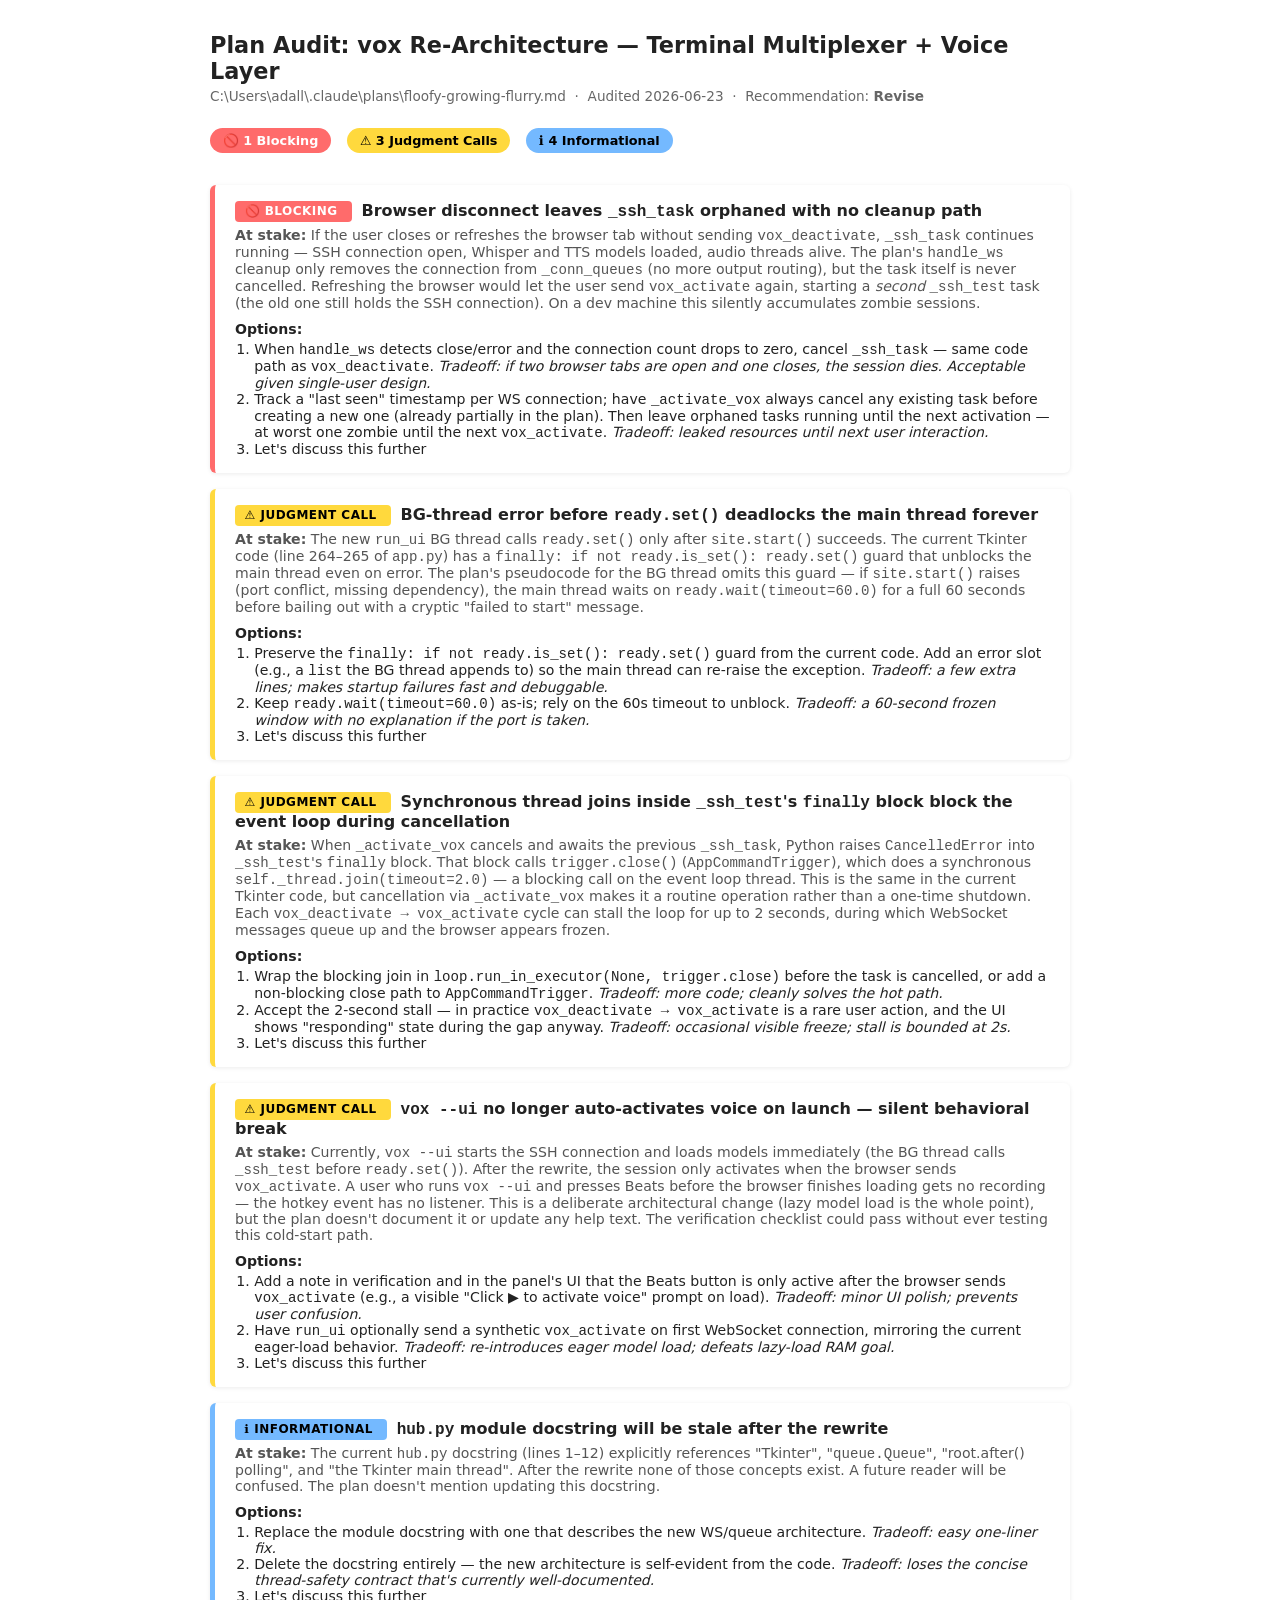
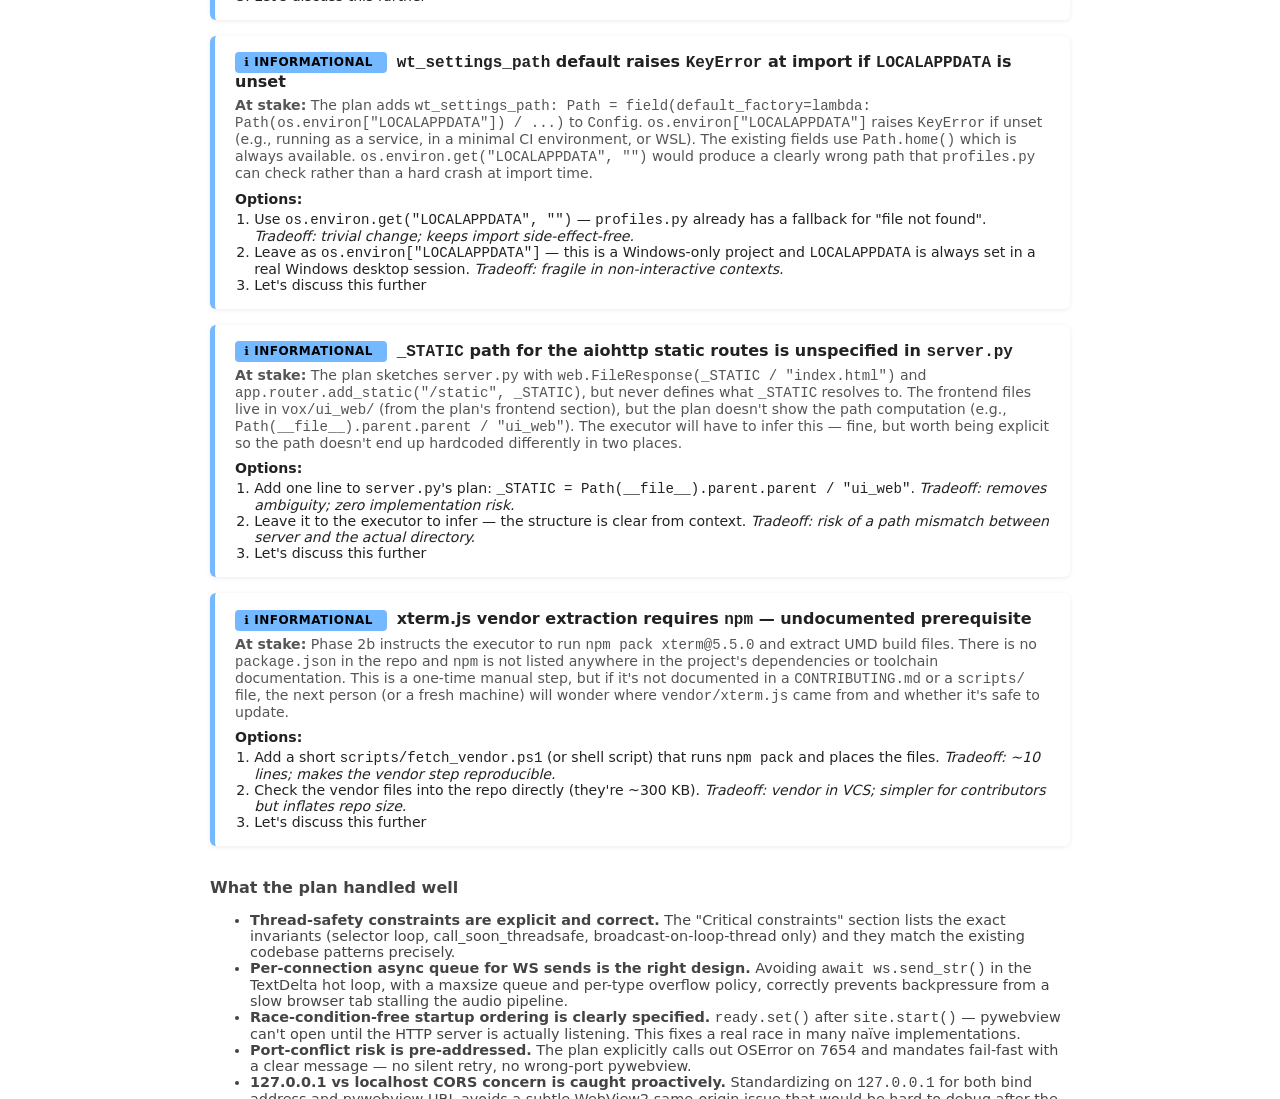
<file: .artifacts/reports/validation-20260623-floofy-growing-flurry-plan-audit.html>
<!DOCTYPE html>
<html lang="en">
<head>
  <meta charset="utf-8">
  <meta name="viewport" content="width=device-width, initial-scale=1">
  <title>Plan Audit: vox Re-Architecture: Terminal Multiplexer + Voice Layer</title>
  <style>
    body { font-family:system-ui,sans-serif; max-width:860px;
           margin:2rem auto; padding:0 1.5rem; color:#222; }
    h1   { font-size:1.4rem; margin-bottom:.25rem; }
    .meta{ color:#666; font-size:.85rem; margin-bottom:1.5rem; }
    .counts { display:flex; gap:1rem; margin:.75rem 0 2rem; flex-wrap:wrap; }
    .chip { padding:.3rem .8rem; border-radius:20px; font-size:.8rem; font-weight:700; }
    .well h2 { font-size:1rem; margin-top:2rem; color:#444; }
    .well ul { font-size:.9rem; color:#444; }
  </style>
</head>
<body>
  <h1>Plan Audit: vox Re-Architecture — Terminal Multiplexer + Voice Layer</h1>
  <div class="meta">
    C:\Users\adall\.claude\plans\floofy-growing-flurry.md &nbsp;·&nbsp; Audited 2026-06-23 &nbsp;·&nbsp; Recommendation: <strong>Revise</strong>
  </div>
  <div class="counts">
    <span class="chip" style="background:#ff6b6b;color:#fff;">🚫 1 Blocking</span>
    <span class="chip" style="background:#ffd93d;color:#000;">⚠️ 3 Judgment Calls</span>
    <span class="chip" style="background:#74b9ff;color:#000;">ℹ️ 4 Informational</span>
  </div>

  <!-- BLOCKING -->
  <div style="border-left:5px solid #ff6b6b; background:#fff; border-radius:6px;
              margin:1rem 0; padding:1rem 1.25rem; box-shadow:0 1px 4px rgba(0,0,0,.08);">
    <div style="margin-bottom:.4rem;">
      <span style="background:#ff6b6b; color:#fff; padding:.2rem .6rem; border-radius:4px;
                   font-size:.75rem; font-weight:700; letter-spacing:.04em;">
        🚫 BLOCKING
      </span>
      <strong style="margin-left:.6rem; font-size:1rem;">Browser disconnect leaves <code>_ssh_task</code> orphaned with no cleanup path</strong>
    </div>
    <p style="margin:.4rem 0 .2rem; font-size:.88rem; color:#555;">
      <strong>At stake:</strong> If the user closes or refreshes the browser tab without sending <code>vox_deactivate</code>, <code>_ssh_task</code> continues running — SSH connection open, Whisper and TTS models loaded, audio threads alive. The plan's <code>handle_ws</code> cleanup only removes the connection from <code>_conn_queues</code> (no more output routing), but the task itself is never cancelled. Refreshing the browser would let the user send <code>vox_activate</code> again, starting a <em>second</em> <code>_ssh_test</code> task (the old one still holds the SSH connection). On a dev machine this silently accumulates zombie sessions.
    </p>
    <div style="margin-top:.6rem; font-size:.88rem;">
      <strong>Options:</strong>
      <ol style="margin:.25rem 0 0 1.2rem; padding:0;">
        <li>When <code>handle_ws</code> detects close/error and the connection count drops to zero, cancel <code>_ssh_task</code> — same code path as <code>vox_deactivate</code>. <em>Tradeoff: if two browser tabs are open and one closes, the session dies. Acceptable given single-user design.</em></li>
        <li>Track a "last seen" timestamp per WS connection; have <code>_activate_vox</code> always cancel any existing task before creating a new one (already partially in the plan). Then leave orphaned tasks running until the next activation — at worst one zombie until the next <code>vox_activate</code>. <em>Tradeoff: leaked resources until next user interaction.</em></li>
        <li>Let's discuss this further</li>
      </ol>
    </div>
  </div>

  <!-- JUDGMENT CALL 1 -->
  <div style="border-left:5px solid #ffd93d; background:#fff; border-radius:6px;
              margin:1rem 0; padding:1rem 1.25rem; box-shadow:0 1px 4px rgba(0,0,0,.08);">
    <div style="margin-bottom:.4rem;">
      <span style="background:#ffd93d; color:#000; padding:.2rem .6rem; border-radius:4px;
                   font-size:.75rem; font-weight:700; letter-spacing:.04em;">
        ⚠️ JUDGMENT CALL
      </span>
      <strong style="margin-left:.6rem; font-size:1rem;">BG-thread error before <code>ready.set()</code> deadlocks the main thread forever</strong>
    </div>
    <p style="margin:.4rem 0 .2rem; font-size:.88rem; color:#555;">
      <strong>At stake:</strong> The new <code>run_ui</code> BG thread calls <code>ready.set()</code> only after <code>site.start()</code> succeeds. The current Tkinter code (line 264–265 of <code>app.py</code>) has a <code>finally: if not ready.is_set(): ready.set()</code> guard that unblocks the main thread even on error. The plan's pseudocode for the BG thread omits this guard — if <code>site.start()</code> raises (port conflict, missing dependency), the main thread waits on <code>ready.wait(timeout=60.0)</code> for a full 60 seconds before bailing out with a cryptic "failed to start" message.
    </p>
    <div style="margin-top:.6rem; font-size:.88rem;">
      <strong>Options:</strong>
      <ol style="margin:.25rem 0 0 1.2rem; padding:0;">
        <li>Preserve the <code>finally: if not ready.is_set(): ready.set()</code> guard from the current code. Add an error slot (e.g., a <code>list</code> the BG thread appends to) so the main thread can re-raise the exception. <em>Tradeoff: a few extra lines; makes startup failures fast and debuggable.</em></li>
        <li>Keep <code>ready.wait(timeout=60.0)</code> as-is; rely on the 60s timeout to unblock. <em>Tradeoff: a 60-second frozen window with no explanation if the port is taken.</em></li>
        <li>Let's discuss this further</li>
      </ol>
    </div>
  </div>

  <!-- JUDGMENT CALL 2 -->
  <div style="border-left:5px solid #ffd93d; background:#fff; border-radius:6px;
              margin:1rem 0; padding:1rem 1.25rem; box-shadow:0 1px 4px rgba(0,0,0,.08);">
    <div style="margin-bottom:.4rem;">
      <span style="background:#ffd93d; color:#000; padding:.2rem .6rem; border-radius:4px;
                   font-size:.75rem; font-weight:700; letter-spacing:.04em;">
        ⚠️ JUDGMENT CALL
      </span>
      <strong style="margin-left:.6rem; font-size:1rem;">Synchronous thread joins inside <code>_ssh_test</code>'s <code>finally</code> block block the event loop during cancellation</strong>
    </div>
    <p style="margin:.4rem 0 .2rem; font-size:.88rem; color:#555;">
      <strong>At stake:</strong> When <code>_activate_vox</code> cancels and awaits the previous <code>_ssh_task</code>, Python raises <code>CancelledError</code> into <code>_ssh_test</code>'s <code>finally</code> block. That block calls <code>trigger.close()</code> (<code>AppCommandTrigger</code>), which does a synchronous <code>self._thread.join(timeout=2.0)</code> — a blocking call on the event loop thread. This is the same in the current Tkinter code, but cancellation via <code>_activate_vox</code> makes it a routine operation rather than a one-time shutdown. Each <code>vox_deactivate → vox_activate</code> cycle can stall the loop for up to 2 seconds, during which WebSocket messages queue up and the browser appears frozen.
    </p>
    <div style="margin-top:.6rem; font-size:.88rem;">
      <strong>Options:</strong>
      <ol style="margin:.25rem 0 0 1.2rem; padding:0;">
        <li>Wrap the blocking join in <code>loop.run_in_executor(None, trigger.close)</code> before the task is cancelled, or add a non-blocking close path to <code>AppCommandTrigger</code>. <em>Tradeoff: more code; cleanly solves the hot path.</em></li>
        <li>Accept the 2-second stall — in practice <code>vox_deactivate → vox_activate</code> is a rare user action, and the UI shows "responding" state during the gap anyway. <em>Tradeoff: occasional visible freeze; stall is bounded at 2s.</em></li>
        <li>Let's discuss this further</li>
      </ol>
    </div>
  </div>

  <!-- JUDGMENT CALL 3 -->
  <div style="border-left:5px solid #ffd93d; background:#fff; border-radius:6px;
              margin:1rem 0; padding:1rem 1.25rem; box-shadow:0 1px 4px rgba(0,0,0,.08);">
    <div style="margin-bottom:.4rem;">
      <span style="background:#ffd93d; color:#000; padding:.2rem .6rem; border-radius:4px;
                   font-size:.75rem; font-weight:700; letter-spacing:.04em;">
        ⚠️ JUDGMENT CALL
      </span>
      <strong style="margin-left:.6rem; font-size:1rem;"><code>vox --ui</code> no longer auto-activates voice on launch — silent behavioral break</strong>
    </div>
    <p style="margin:.4rem 0 .2rem; font-size:.88rem; color:#555;">
      <strong>At stake:</strong> Currently, <code>vox --ui</code> starts the SSH connection and loads models immediately (the BG thread calls <code>_ssh_test</code> before <code>ready.set()</code>). After the rewrite, the session only activates when the browser sends <code>vox_activate</code>. A user who runs <code>vox --ui</code> and presses Beats before the browser finishes loading gets no recording — the hotkey event has no listener. This is a deliberate architectural change (lazy model load is the whole point), but the plan doesn't document it or update any help text. The verification checklist could pass without ever testing this cold-start path.
    </p>
    <div style="margin-top:.6rem; font-size:.88rem;">
      <strong>Options:</strong>
      <ol style="margin:.25rem 0 0 1.2rem; padding:0;">
        <li>Add a note in verification and in the panel's UI that the Beats button is only active after the browser sends <code>vox_activate</code> (e.g., a visible "Click ▶ to activate voice" prompt on load). <em>Tradeoff: minor UI polish; prevents user confusion.</em></li>
        <li>Have <code>run_ui</code> optionally send a synthetic <code>vox_activate</code> on first WebSocket connection, mirroring the current eager-load behavior. <em>Tradeoff: re-introduces eager model load; defeats lazy-load RAM goal.</em></li>
        <li>Let's discuss this further</li>
      </ol>
    </div>
  </div>

  <!-- INFORMATIONAL 1 -->
  <div style="border-left:5px solid #74b9ff; background:#fff; border-radius:6px;
              margin:1rem 0; padding:1rem 1.25rem; box-shadow:0 1px 4px rgba(0,0,0,.08);">
    <div style="margin-bottom:.4rem;">
      <span style="background:#74b9ff; color:#000; padding:.2rem .6rem; border-radius:4px;
                   font-size:.75rem; font-weight:700; letter-spacing:.04em;">
        ℹ️ INFORMATIONAL
      </span>
      <strong style="margin-left:.6rem; font-size:1rem;"><code>hub.py</code> module docstring will be stale after the rewrite</strong>
    </div>
    <p style="margin:.4rem 0 .2rem; font-size:.88rem; color:#555;">
      <strong>At stake:</strong> The current <code>hub.py</code> docstring (lines 1–12) explicitly references "Tkinter", "<code>queue.Queue</code>", "root.after() polling", and "the Tkinter main thread". After the rewrite none of those concepts exist. A future reader will be confused. The plan doesn't mention updating this docstring.
    </p>
    <div style="margin-top:.6rem; font-size:.88rem;">
      <strong>Options:</strong>
      <ol style="margin:.25rem 0 0 1.2rem; padding:0;">
        <li>Replace the module docstring with one that describes the new WS/queue architecture. <em>Tradeoff: easy one-liner fix.</em></li>
        <li>Delete the docstring entirely — the new architecture is self-evident from the code. <em>Tradeoff: loses the concise thread-safety contract that's currently well-documented.</em></li>
        <li>Let's discuss this further</li>
      </ol>
    </div>
  </div>

  <!-- INFORMATIONAL 2 -->
  <div style="border-left:5px solid #74b9ff; background:#fff; border-radius:6px;
              margin:1rem 0; padding:1rem 1.25rem; box-shadow:0 1px 4px rgba(0,0,0,.08);">
    <div style="margin-bottom:.4rem;">
      <span style="background:#74b9ff; color:#000; padding:.2rem .6rem; border-radius:4px;
                   font-size:.75rem; font-weight:700; letter-spacing:.04em;">
        ℹ️ INFORMATIONAL
      </span>
      <strong style="margin-left:.6rem; font-size:1rem;"><code>wt_settings_path</code> default raises <code>KeyError</code> at import if <code>LOCALAPPDATA</code> is unset</strong>
    </div>
    <p style="margin:.4rem 0 .2rem; font-size:.88rem; color:#555;">
      <strong>At stake:</strong> The plan adds <code>wt_settings_path: Path = field(default_factory=lambda: Path(os.environ["LOCALAPPDATA"]) / ...)</code> to <code>Config</code>. <code>os.environ["LOCALAPPDATA"]</code> raises <code>KeyError</code> if unset (e.g., running as a service, in a minimal CI environment, or WSL). The existing fields use <code>Path.home()</code> which is always available. <code>os.environ.get("LOCALAPPDATA", "")</code> would produce a clearly wrong path that <code>profiles.py</code> can check rather than a hard crash at import time.
    </p>
    <div style="margin-top:.6rem; font-size:.88rem;">
      <strong>Options:</strong>
      <ol style="margin:.25rem 0 0 1.2rem; padding:0;">
        <li>Use <code>os.environ.get("LOCALAPPDATA", "")</code> — <code>profiles.py</code> already has a fallback for "file not found". <em>Tradeoff: trivial change; keeps import side-effect-free.</em></li>
        <li>Leave as <code>os.environ["LOCALAPPDATA"]</code> — this is a Windows-only project and <code>LOCALAPPDATA</code> is always set in a real Windows desktop session. <em>Tradeoff: fragile in non-interactive contexts.</em></li>
        <li>Let's discuss this further</li>
      </ol>
    </div>
  </div>

  <!-- INFORMATIONAL 3 -->
  <div style="border-left:5px solid #74b9ff; background:#fff; border-radius:6px;
              margin:1rem 0; padding:1rem 1.25rem; box-shadow:0 1px 4px rgba(0,0,0,.08);">
    <div style="margin-bottom:.4rem;">
      <span style="background:#74b9ff; color:#000; padding:.2rem .6rem; border-radius:4px;
                   font-size:.75rem; font-weight:700; letter-spacing:.04em;">
        ℹ️ INFORMATIONAL
      </span>
      <strong style="margin-left:.6rem; font-size:1rem;"><code>_STATIC</code> path for the aiohttp static routes is unspecified in <code>server.py</code></strong>
    </div>
    <p style="margin:.4rem 0 .2rem; font-size:.88rem; color:#555;">
      <strong>At stake:</strong> The plan sketches <code>server.py</code> with <code>web.FileResponse(_STATIC / "index.html")</code> and <code>app.router.add_static("/static", _STATIC)</code>, but never defines what <code>_STATIC</code> resolves to. The frontend files live in <code>vox/ui_web/</code> (from the plan's frontend section), but the plan doesn't show the path computation (e.g., <code>Path(__file__).parent.parent / "ui_web"</code>). The executor will have to infer this — fine, but worth being explicit so the path doesn't end up hardcoded differently in two places.
    </p>
    <div style="margin-top:.6rem; font-size:.88rem;">
      <strong>Options:</strong>
      <ol style="margin:.25rem 0 0 1.2rem; padding:0;">
        <li>Add one line to <code>server.py</code>'s plan: <code>_STATIC = Path(__file__).parent.parent / "ui_web"</code>. <em>Tradeoff: removes ambiguity; zero implementation risk.</em></li>
        <li>Leave it to the executor to infer — the structure is clear from context. <em>Tradeoff: risk of a path mismatch between server and the actual directory.</em></li>
        <li>Let's discuss this further</li>
      </ol>
    </div>
  </div>

  <!-- INFORMATIONAL 4 -->
  <div style="border-left:5px solid #74b9ff; background:#fff; border-radius:6px;
              margin:1rem 0; padding:1rem 1.25rem; box-shadow:0 1px 4px rgba(0,0,0,.08);">
    <div style="margin-bottom:.4rem;">
      <span style="background:#74b9ff; color:#000; padding:.2rem .6rem; border-radius:4px;
                   font-size:.75rem; font-weight:700; letter-spacing:.04em;">
        ℹ️ INFORMATIONAL
      </span>
      <strong style="margin-left:.6rem; font-size:1rem;">xterm.js vendor extraction requires <code>npm</code> — undocumented prerequisite</strong>
    </div>
    <p style="margin:.4rem 0 .2rem; font-size:.88rem; color:#555;">
      <strong>At stake:</strong> Phase 2b instructs the executor to run <code>npm pack xterm@5.5.0</code> and extract UMD build files. There is no <code>package.json</code> in the repo and <code>npm</code> is not listed anywhere in the project's dependencies or toolchain documentation. This is a one-time manual step, but if it's not documented in a <code>CONTRIBUTING.md</code> or a <code>scripts/</code> file, the next person (or a fresh machine) will wonder where <code>vendor/xterm.js</code> came from and whether it's safe to update.
    </p>
    <div style="margin-top:.6rem; font-size:.88rem;">
      <strong>Options:</strong>
      <ol style="margin:.25rem 0 0 1.2rem; padding:0;">
        <li>Add a short <code>scripts/fetch_vendor.ps1</code> (or shell script) that runs <code>npm pack</code> and places the files. <em>Tradeoff: ~10 lines; makes the vendor step reproducible.</em></li>
        <li>Check the vendor files into the repo directly (they're ~300 KB). <em>Tradeoff: vendor in VCS; simpler for contributors but inflates repo size.</em></li>
        <li>Let's discuss this further</li>
      </ol>
    </div>
  </div>

  <div class="well">
    <h2>What the plan handled well</h2>
    <ul>
      <li><strong>Thread-safety constraints are explicit and correct.</strong> The "Critical constraints" section lists the exact invariants (selector loop, call_soon_threadsafe, broadcast-on-loop-thread only) and they match the existing codebase patterns precisely.</li>
      <li><strong>Per-connection async queue for WS sends is the right design.</strong> Avoiding <code>await ws.send_str()</code> in the TextDelta hot loop, with a maxsize queue and per-type overflow policy, correctly prevents backpressure from a slow browser tab stalling the audio pipeline.</li>
      <li><strong>Race-condition-free startup ordering is clearly specified.</strong> <code>ready.set()</code> after <code>site.start()</code> — pywebview can't open until the HTTP server is actually listening. This fixes a real race in many naïve implementations.</li>
      <li><strong>Port-conflict risk is pre-addressed.</strong> The plan explicitly calls out OSError on 7654 and mandates fail-fast with a clear message — no silent retry, no wrong-port pywebview.</li>
      <li><strong>127.0.0.1 vs localhost CORS concern is caught proactively.</strong> Standardizing on <code>127.0.0.1</code> for both bind address and pywebview URL avoids a subtle WebView2 same-origin issue that would be hard to debug after the fact.</li>
    </ul>
  </div>
</body>
</html>
</file>
